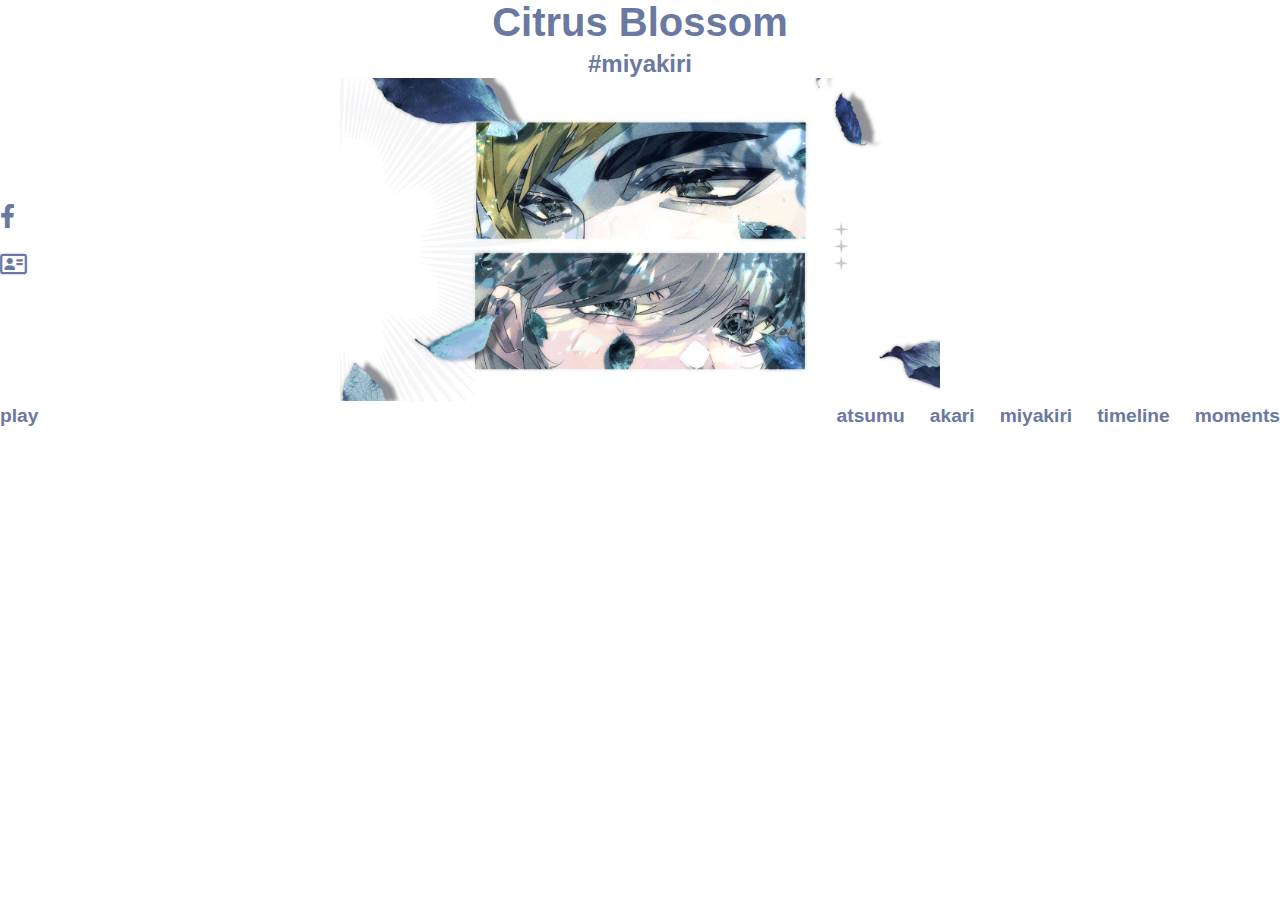
<file: index.html>
<!DOCTYPE html>
<html lang="en">
  <head>
    <meta charset="UTF-8" />
    <meta http-equiv="X-UA-Compatible" content="IE=edge" />
    <meta name="viewport" content="width=device-width, initial-scale=1.0" />
    <link rel="stylesheet" href="index.css" />
    <link rel="stylesheet" href="https://cdnjs.cloudflare.com/ajax/libs/font-awesome/6.0.0/css/all.min.css" />
    <title>#𝖬𝖨𝖸𝖠𝖪𝖨𝖱𝖨</title>
  </head>

  <body>
    <div class="container">
      <header>
        <h1 class="title">Citrus Blossom
        <p class="subtitle">#miyakiri</p>
      </header>

      <main class="content">
        <div class="social-links">
          <a href="https://www.facebook.com/acariexe/"><i class="fa-brands fa-facebook-f"></i></a>
          <a href="https://acariexe.carrd.co/"><i class="fa-regular fa-address-card"></i></a>
        </div>
        <div class="main-image">
          <img src="img/IMG_7250.jpg" alt="eyes are loud." />
        </div>
      </main>

      <footer>
        <div class="controls">
          <div class="footer-left">
              <span id="play-btn" class="nav-link">play</span>
          </div>
  
          <div class="footer-right">
              <nav class="footer-nav">
                  <a href="#atsumu" class="footer-link">atsumu</a>
                  <a href="#akari" class="footer-link">akari</a>
                  <a href="#miyakiri" class="footer-link">miyakiri</a>
                  <a href="#timeline" class="footer-link">timeline</a>
                  <a href="#moments" class="footer-link">moments</a>
              </nav>
          </div>
      </div>
      </footer>
    </div>

    <script></script>
  </body>
</html>
</file>
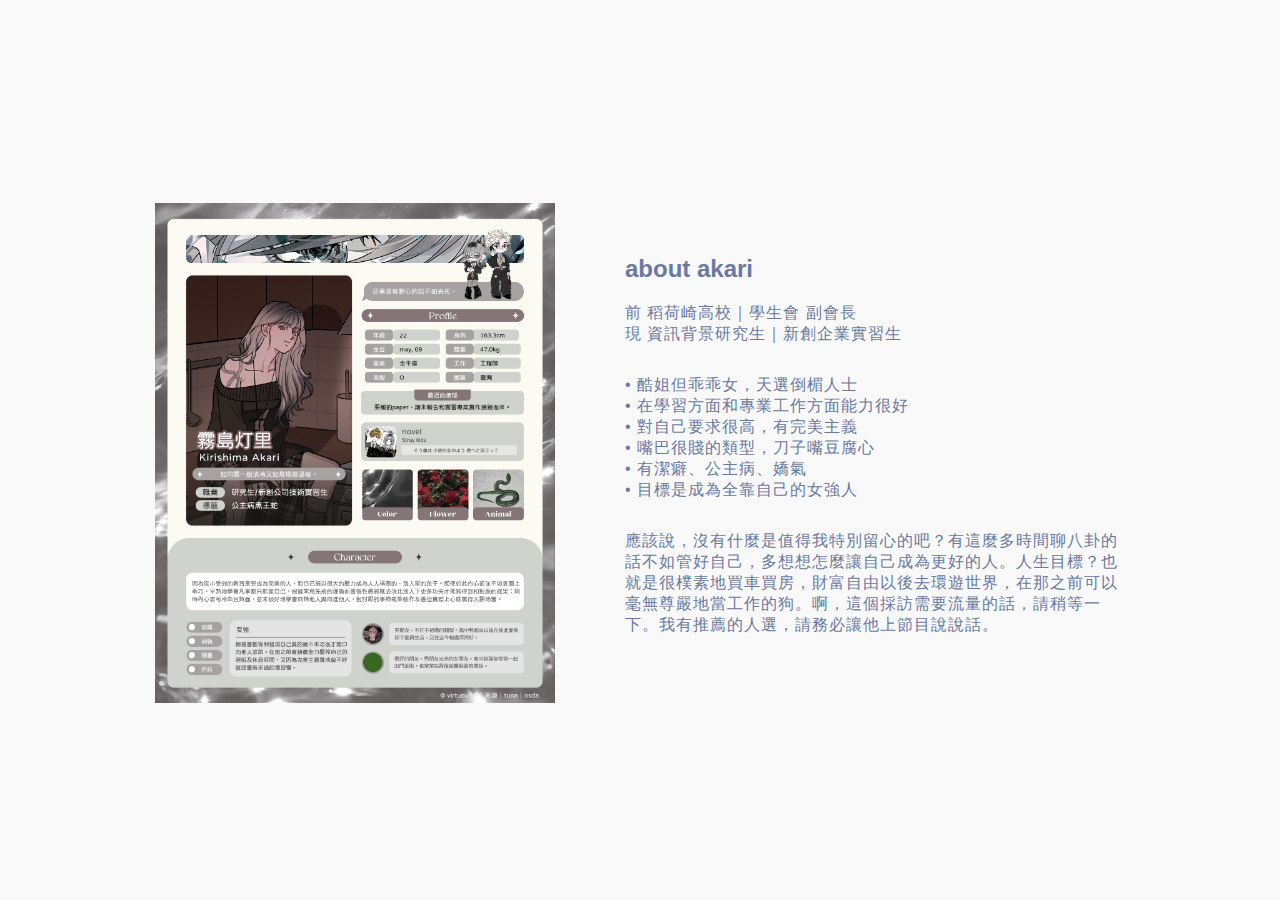
<file: html/akari.html>
<!DOCTYPE html>
<html lang="en">
  <head>
    <meta charset="UTF-8" />
    <meta http-equiv="X-UA-Compatible" content="IE=edge" />
    <meta name="viewport" content="width=device-width, initial-scale=1.0" />
    <title>#𝖪𝖠𝖱𝖨</title>
    <link rel="stylesheet" href="../index.css" />
  </head>
  <body>
    <section class="full-page sub-page">
      <div class="content-box">
        <div class="wrapper">
          <!-- 左邊：圖片 -->
          <div class="wrapper-image">
            <img src="../img/intro/akari_intro.jpg" alt="akari" />
          </div>

          <!-- 左邊：文字 -->
          <div class="wrapper-text">
            <h2>about akari</h2>
            <p class="meta">
              前 稻荷崎高校｜學生會 副會長<br />
              現 資訊背景研究生｜新創企業實習生<br />
            </p>

            <p class="traits">
              • 酷姐但乖乖女，天選倒楣人士<br />
              • 在學習方面和專業工作方面能力很好<br />
              • 對自己要求很高，有完美主義<br />
              • 嘴巴很賤的類型，刀子嘴豆腐心<br />
              • 有潔癖、公主病、嬌氣<br />
              • 目標是成為全靠自己的女強人<br />
            </p>

            <p class="story">
              應該說，沒有什麼是值得我特別留心的吧？有這麼多時間聊八卦的話不如管好自己，多想想怎麼讓自己成為更好的人。人生目標？也就是很樸素地買車買房，財富自由以後去環遊世界，在那之前可以毫無尊嚴地當工作的狗。啊，這個採訪需要流量的話，請稍等一下。我有推薦的人選，請務必讓他上節目說說話。
            </p>
          </div>
        </div>
      </div>
    </section>
  </body>
</html>
</file>
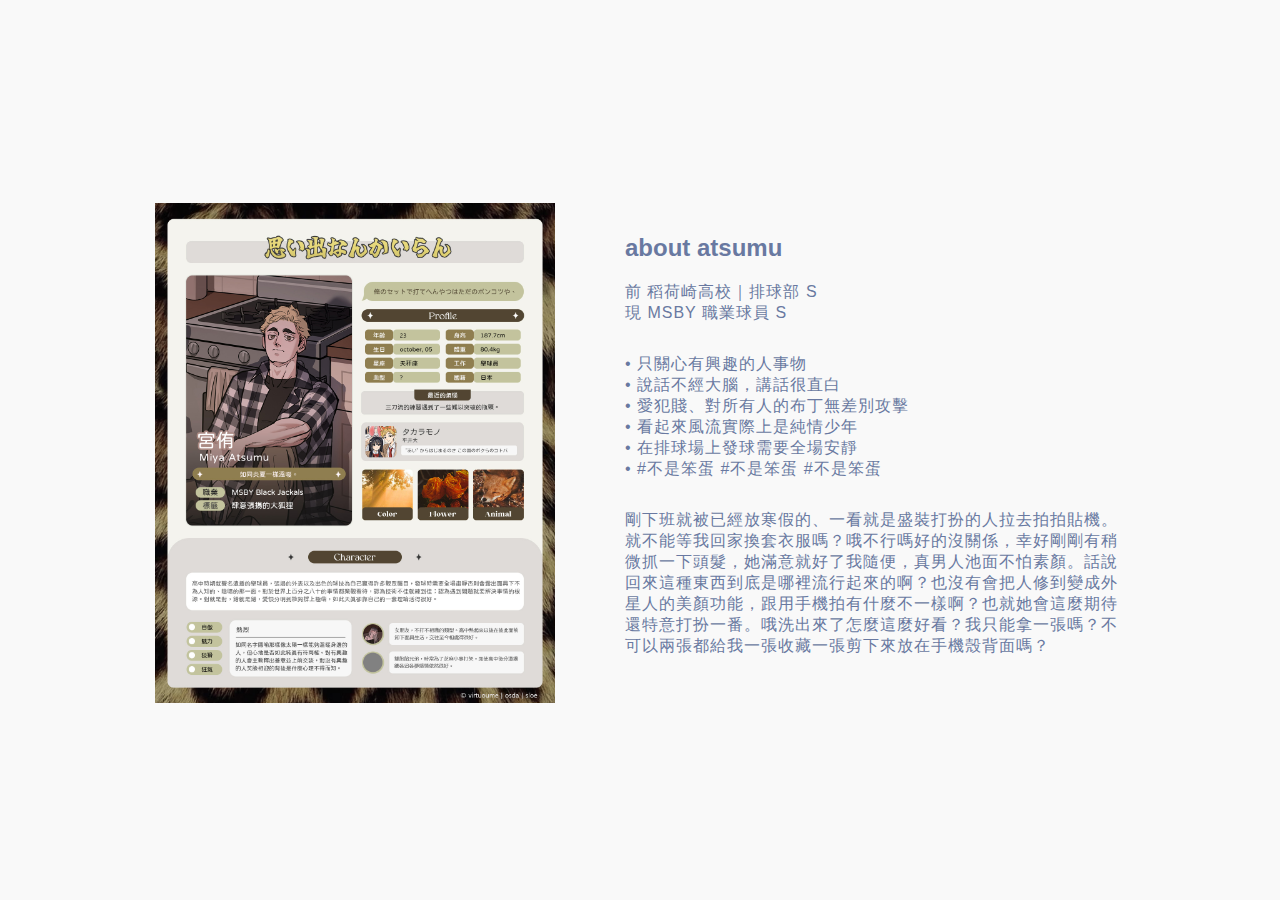
<file: html/tsumu.html>
<!DOCTYPE html>
<html lang="en">
  <head>
    <meta charset="UTF-8" />
    <meta http-equiv="X-UA-Compatible" content="IE=edge" />
    <meta name="viewport" content="width=device-width, initial-scale=1.0" />
    <title>#𝖳𝖲𝖴𝖬𝖴</title>
    <link rel="stylesheet" href="../index.css" />
  </head>

  <body>
    <section class="full-page sub-page">
      <div class="content-box">
        <div class="wrapper">
          <!-- 左邊：圖片 -->
          <div class="wrapper-image">
            <img src="../img/intro/miya_intro.jpg" alt="atsumu" />
            <!-- <p class="mobile-hint">click to read more</p> </div> -->
          </div>

          <!-- 右邊：文字 -->
          <div class="wrapper-text">
            <h2>about atsumu</h2>
            <p class="meta">
              前 稻荷崎高校｜排球部 S<br />
              現 MSBY 職業球員 S<br />
            </p>

            <p class="traits">
              • 只關心有興趣的人事物<br />
              • 說話不經大腦，講話很直白<br />
              • 愛犯賤、對所有人的布丁無差別攻擊<br />
              • 看起來風流實際上是純情少年<br />
              • 在排球場上發球需要全場安靜<br />
              • #不是笨蛋 #不是笨蛋 #不是笨蛋<br />
            </p>

            <p class="story">
              剛下班就被已經放寒假的、一看就是盛裝打扮的人拉去拍拍貼機。就不能等我回家換套衣服嗎？哦不行嗎好的沒關係，幸好剛剛有稍微抓一下頭髮，她滿意就好了我隨便，真男人池面不怕素顏。話說回來這種東西到底是哪裡流行起來的啊？也沒有會把人修到變成外星人的美顏功能，跟用手機拍有什麼不一樣啊？也就她會這麼期待還特意打扮一番。哦洗出來了怎麼這麼好看？我只能拿一張嗎？不可以兩張都給我一張收藏一張剪下來放在手機殼背面嗎？
            </p>
          </div>
        </div>
      </div>
    </section>
  </body>
</html>
</file>
<file: index.css>
:root {
    --primary-color: #6979a1;
}

* { margin: 0; padding: 0; box-sizing: border-box; }

html { scroll-behavior: smooth; overflow-x: hidden !important; /* 強制封鎖全站橫向捲軸 */} /* 讓跳轉分頁時變平滑捲動 */

body {
    font-family: Arial, sans-serif;
    background-color: #fff;
    color: var(--primary-color);
    overflow-x: hidden;
    max-width: 100vw;
    position: relative;
}

#player {
    position: fixed;
    bottom: 0;
    right: 0;
    width: 1px;
    height: 1px;
    opacity: 0.01; 
}

/* Navbar 設定 */
.main-navbar {
    position: fixed;
    top: 0; width: 100%;
    padding: 20px 50px;
    z-index: 1000;
    opacity: 0; /* 初始隱藏 */
    transition: opacity 0.5s ease;
    background: rgba(255, 255, 255, 0.8);
}

.nav-container { display: flex; justify-content: space-between; align-items: center;}
.nav-logo, .nav-menu a {
    color: var(--primary-color);
    text-decoration: none;
    font-weight: bold;
    margin-left: 20px;
    text-transform: lowercase;
    align-items: center;
}

/* Navbar 圖片樣式 */
.nav-icon {
    width: 50px; /* 依照你的圖示比例調整 */
    height: auto;
    align-items: center;
}

/* 區塊設定 */
.full-page {
    min-height: 100vh;
    display: flex;
    flex-direction: column;
    justify-content: center;
    align-items: center;
    padding: 40px;
}

.sub-page { background-color: #f9f9f9; } /* 內頁稍微換個背景色做區隔 */

.content-box p {
    padding-bottom: 10px;
    font-weight: 500;
    letter-spacing: 1px;
}

.content-img {
    width: 800px;
    height: auto;
    transition: opacity 0.3s ease, transform 0.3s ease;
}

.content-img-small {
    width: 200px;
    height: auto;
}

/* 加上滑鼠移上去稍微放大的效果，讓使用者知道可以點 */
.clickable:hover {
    transform: scale(1.02);
    filter: brightness(0.9); /* 稍微變暗一點 */
}

/* 你原本的標題樣式 */
.title { font-size: 2.5rem; color: var(--primary-color); text-align: center; }
.subtitle { font-size: 1.5rem; margin-top: 5px; text-align: center; font-weight: bold;}

/* 圖片與社群連結 */
.content { position: relative; width: 100%; display: flex; justify-content: center; align-items: center; flex-grow: 1; }
.social-links { position: absolute; left: 0; display: flex; flex-direction: column; gap: 20px; font-size: 1.5rem; }
.social-links a { color: var(--primary-color); }
.main-image img { width: 600px; height: auto; } /* 這裡調電腦版大小 */

.wrapper {
    width: 100%;
    max-width: 1200px;
    margin: 0 auto;
    display: flex;
    align-items: center;
    gap: 70px;
}
  
.wrapper-image img {
    width: 100%;
    max-width: 400px;         /* 自行調整 */
    height: auto;
    padding-top: 10px;
}
  
.wrapper-text {
    flex: 1;
    max-width: 500px;   /* 用「實際閱讀寬度」 */
}

.wrapper p {
    padding-top: 20px;
}

.mobile-hint { display: none; } /* 電腦版隱藏提示 */

.wrapper-intro {
    width: 100%;
    max-width: 1200px;
    margin: 0 auto;
    display: flex;
    align-items: center;
    gap: 70px;
    align-items: flex-start;
}
  
.wrapper-intro-image img {
    width: 100%;
    max-width: 400px;         /* 自行調整 */
    height: auto;
    padding-top: 10px;
}
  
.wrapper-intro-text {
    flex: 1;
    max-width: 500px;   /* 用「實際閱讀寬度」 */
}

.wrappe-intror p {
    padding-top: 20px;
}

.card-stack {
    position: relative;
    width: 700px;
    height: 500px;
    margin: 40px auto;
    perspective: 1000px; /* 增加 3D 感 */
}

.card {
    position: absolute;
    width: 100%;
    height: 100%;
    background: #fff;
    border: 1px solid #ddd;
    padding: 15px;
    box-shadow: 0 10px 20px rgba(0,0,0,0.1);
    cursor: pointer;
    transition: transform 0.6s cubic-bezier(0.23, 1, 0.32, 1), opacity 0.6s;
    display: flex;
    flex-direction: column;
    align-items: center;
    justify-content: center;
}

/* 讓卡片稍微歪歪的，更有照片堆疊感 */
.card:nth-child(1) { transform: rotate(-3deg); z-index: 3; }
.card:nth-child(2) { transform: rotate(2deg); z-index: 2; }
.card:nth-child(3) { transform: rotate(0deg); z-index: 1; }

.card img {
    width: 100%;
    height: 80%;
    object-fit: cover;
    margin-bottom: 10px;
}

.card-caption {
    font-size: 0.8rem;
    color: var(--primary-color);
    letter-spacing: 1px;
}

/* 最後一張卡片的特殊樣式 */
.final-card {
    background-color: var(--primary-color);
    color: #fff;
    text-align: center;
}
.view-all-content span {
    font-size: 1.5rem;
    font-weight: bold;
    line-height: 1.2;
}

/* 滑開動畫 */
.card.flipped {
    transform: translateX(150%) rotate(20deg) !important;
    opacity: 0;
    pointer-events: none;
}

.btn-container {
    display: flex;
    justify-content: center; /* 水平居中 */
    width: 100%;
    margin-top: 30px; /* 與卡片堆疊的距離 */
}

#moment {
    overflow: hidden !important;
}

#moment-link-btn {
    display: inline-block;
    text-align: center;
    /* 移除可能干擾的 margin-left */
    margin-left: 0; 
    transition: opacity 0.3s ease, transform 0.2s ease;
}

#moment-link-btn:hover {
    transform: translateY(-2px); /* 稍微往上浮一點點，增加互動感 */
}

/* Footer */
.persistent-footer {
    position: fixed;
    bottom: 0; width: 100%;
    padding: 40px;
    z-index: 999;
}
.controls { display: flex; justify-content: space-between; align-items: flex-end; }
.nav-link, .footer-link {
    color: var(--primary-color);
    text-decoration: none;
    font-weight: bold;
    font-size: 1.2rem;
    text-transform: lowercase;
}
.footer-nav { display: flex; gap: 25px; }
.footer-left a { text-decoration: none;}

/* 為了讓 Footer 變換內容時有平滑感 */
#footer-dynamic {
    transition: opacity 0.3s ease;
}

/* 版權文字樣式 (稍後 JS 會動態加入) */
.copyright-text {
    color: var(--primary-color);
    font-size: 0.9rem;
    font-weight: normal;
    text-transform: none;
}

/* 手機版 RWD */
@media (max-width: 600px) {
    header { padding-top: 60px; }
    .full-page { padding: 60px 20px; }
    .main-image img { width: 250px; padding-left: 10px;}
    .content-img { width: 350px; }
    .content-img-small { width: 100px; }
    .wrapper-image img { max-width: 150px; }
    .footer-nav { display: none; } /*手機版建議隱藏下方目錄，改用頂部導覽*/
    .main-navbar { opacity: 1 !important; padding: 15px 20px; } /*手機版直接顯示 Navbar*/
    .wrapper { gap: 24px; }
    .wrapper-text h2 { font-size: 15px; }
    .wrapper-text p { font-size: 8px; }
    .wrapper p { padding-top: 10px; }
    p { font-size: 8px; }
    .card-stack { width: 300px; height: 280px; }
    .wrapper-intro {
        flex-direction: column;
        align-items: center;
        cursor: pointer;
    }
    .wrapper-intro-text {
        display: none; /* 1. 一開始隱藏文字 */
        animation: fadeIn 0.5s ease;
    }
    /* 當 wrapper 帶有 active 類別時，顯示文字並隱藏提示 */
    .wrapper-intro.active .wrapper-intro-text {
        display: block;
    }

    .wrapper-intro.active .mobile-hint {
        display: none;
    }

    .mobile-hint {
        display: block;
        font-size: 0.8rem;
        color: #6979a1;
        margin-top: 10px;
        text-decoration: underline;
    }
}

@keyframes fadeIn {
    from { opacity: 0; transform: translateY(10px); }
    to { opacity: 1; transform: translateY(0); }
}
</file>
